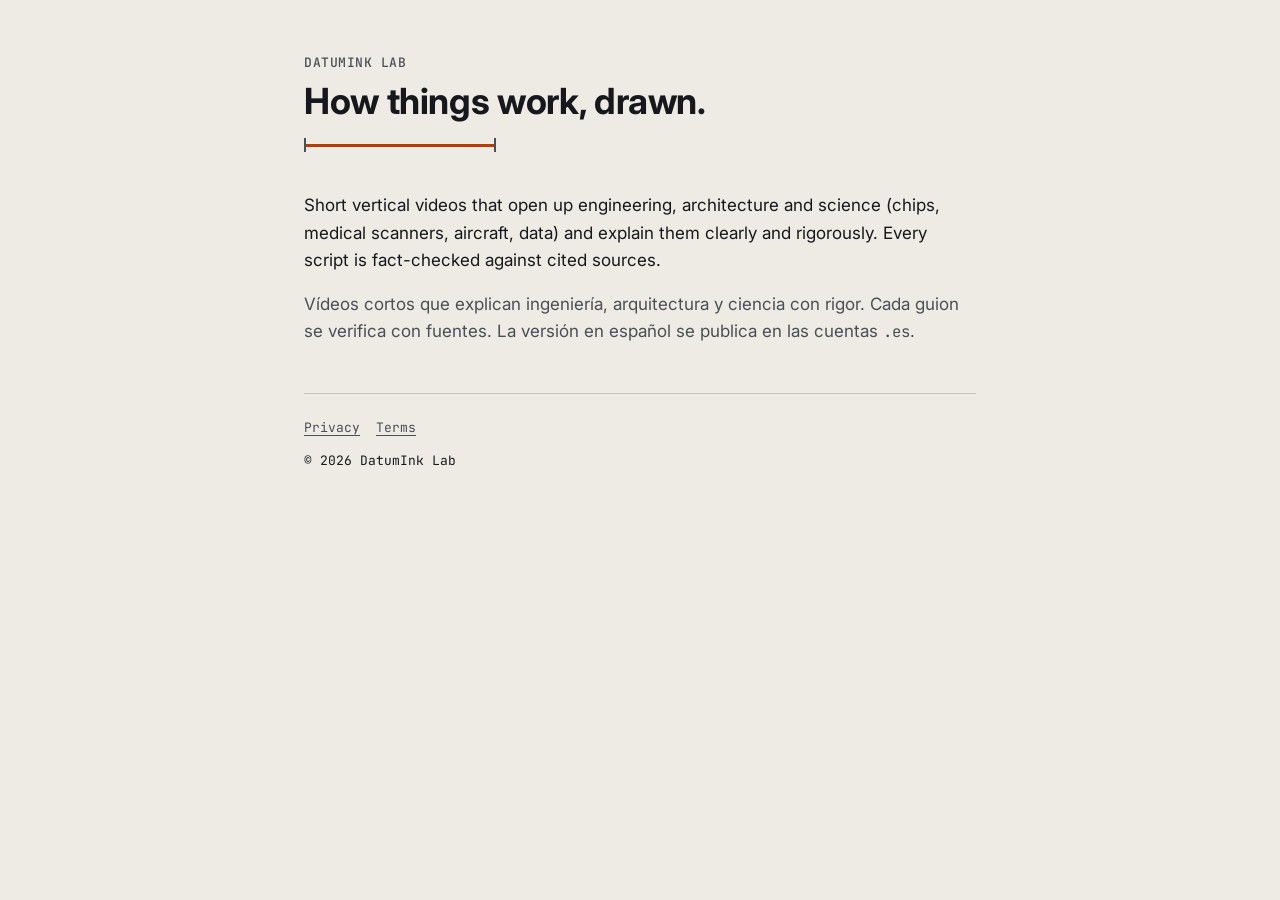
<file: index.html>
<!doctype html>
<html lang="en">
<head>
  <meta charset="utf-8">
  <meta name="viewport" content="width=device-width, initial-scale=1">
  <title>DatumInk Lab</title>
  <meta name="description" content="How things work, drawn: engineering, architecture and science explained in short vertical videos.">
  <link rel="preconnect" href="https://fonts.googleapis.com">
  <link rel="preconnect" href="https://fonts.gstatic.com" crossorigin>
  <link href="https://fonts.googleapis.com/css2?family=Inter:wght@400;650&family=JetBrains+Mono:wght@500&display=swap" rel="stylesheet">
  <link rel="stylesheet" href="style.css">
</head>
<body>
  <header>
    <div class="mark">DatumInk Lab</div>
    <h1>How things work, drawn.</h1>
    <div class="cota" aria-hidden="true"><span></span></div>
  </header>
  <p>Short vertical videos that open up engineering, architecture and science (chips, medical scanners,
    aircraft, data) and explain them clearly and rigorously. Every script is fact-checked against cited sources.</p>
  <p class="muted">Vídeos cortos que explican ingeniería, arquitectura y ciencia con rigor. Cada guion se
    verifica con fuentes. La versión en español se publica en las cuentas <code>.es</code>.</p>
  <hr>
  <footer>
    <nav><a href="privacy.html">Privacy</a><a href="terms.html">Terms</a></nav>
    <p>© 2026 DatumInk Lab</p>
  </footer>
</body>
</html>
</file>
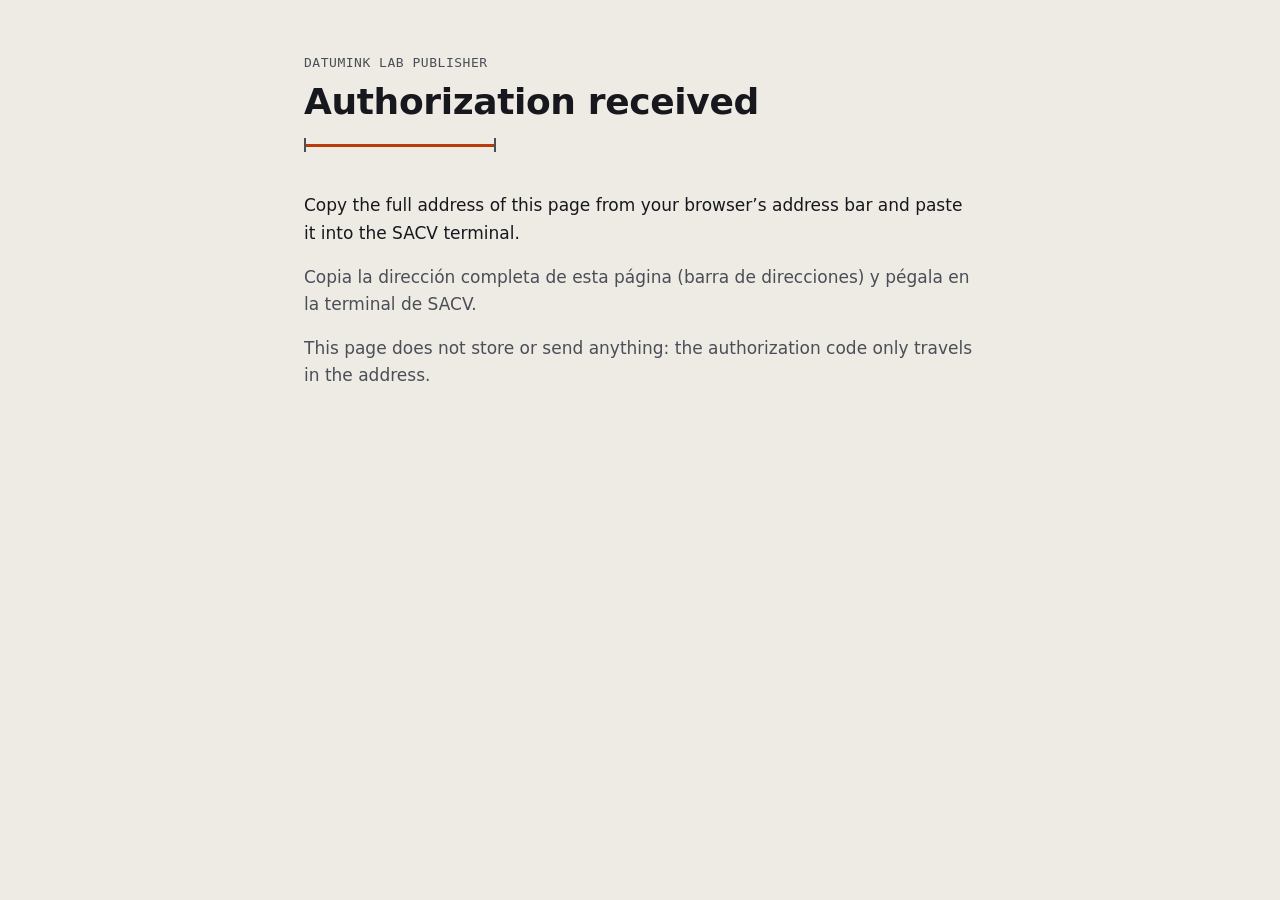
<file: callback.html>
<!doctype html>
<html lang="en">
<head>
  <meta charset="utf-8">
  <meta name="viewport" content="width=device-width, initial-scale=1">
  <meta name="robots" content="noindex">
  <title>Authorization received · DatumInk Lab</title>
  <link rel="stylesheet" href="style.css">
</head>
<body>
  <header>
    <div class="mark">DatumInk Lab Publisher</div>
    <h1>Authorization received</h1>
    <div class="cota" aria-hidden="true"><span></span></div>
  </header>
  <p>Copy the full address of this page from your browser’s address bar and paste it into the SACV terminal.</p>
  <p class="muted">Copia la dirección completa de esta página (barra de direcciones) y pégala en la terminal de SACV.</p>
  <p class="muted">This page does not store or send anything: the authorization code only travels in the address.</p>
</body>
</html>
</file>
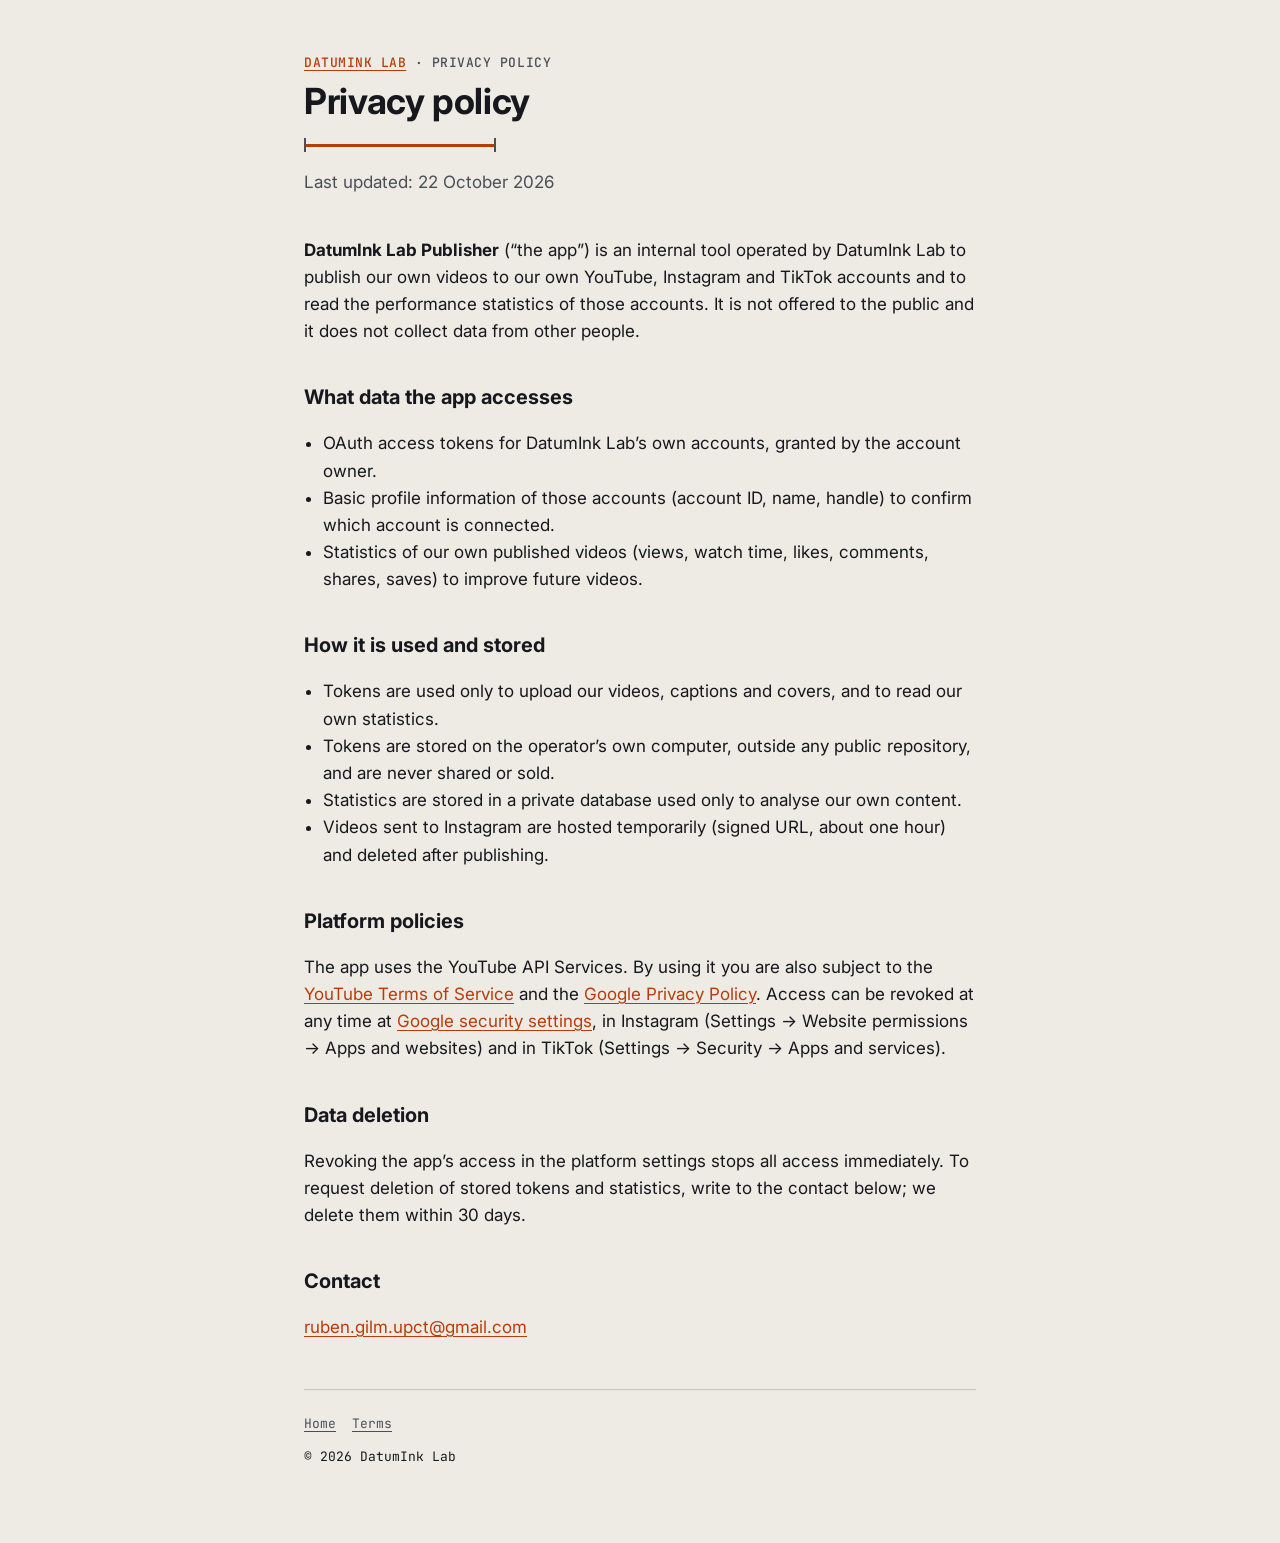
<file: privacy.html>
<!doctype html>
<html lang="en">
<head>
  <meta charset="utf-8">
  <meta name="viewport" content="width=device-width, initial-scale=1">
  <title>Privacy · DatumInk Lab</title>
  <link rel="preconnect" href="https://fonts.googleapis.com">
  <link rel="preconnect" href="https://fonts.gstatic.com" crossorigin>
  <link href="https://fonts.googleapis.com/css2?family=Inter:wght@400;650&family=JetBrains+Mono:wght@500&display=swap" rel="stylesheet">
  <link rel="stylesheet" href="style.css">
</head>
<body>
  <header>
    <div class="mark"><a href="index.html">DatumInk Lab</a> · Privacy policy</div>
    <h1>Privacy policy</h1>
    <div class="cota" aria-hidden="true"><span></span></div>
    <p class="muted">Last updated: 22 October 2026</p>
  </header>

  <p><strong>DatumInk Lab Publisher</strong> (“the app”) is an internal tool operated by DatumInk Lab to publish
    our own videos to our own YouTube, Instagram and TikTok accounts and to read the performance statistics of
    those accounts. It is not offered to the public and it does not collect data from other people.</p>

  <h2>What data the app accesses</h2>
  <ul>
    <li>OAuth access tokens for DatumInk Lab’s own accounts, granted by the account owner.</li>
    <li>Basic profile information of those accounts (account ID, name, handle) to confirm which account is connected.</li>
    <li>Statistics of our own published videos (views, watch time, likes, comments, shares, saves) to improve future videos.</li>
  </ul>

  <h2>How it is used and stored</h2>
  <ul>
    <li>Tokens are used only to upload our videos, captions and covers, and to read our own statistics.</li>
    <li>Tokens are stored on the operator’s own computer, outside any public repository, and are never shared or sold.</li>
    <li>Statistics are stored in a private database used only to analyse our own content.</li>
    <li>Videos sent to Instagram are hosted temporarily (signed URL, about one hour) and deleted after publishing.</li>
  </ul>

  <h2>Platform policies</h2>
  <p>The app uses the YouTube API Services. By using it you are also subject to the
    <a href="https://www.youtube.com/t/terms">YouTube Terms of Service</a> and the
    <a href="https://policies.google.com/privacy">Google Privacy Policy</a>. Access can be revoked at any time at
    <a href="https://security.google.com/settings/security/permissions">Google security settings</a>, in Instagram
    (Settings → Website permissions → Apps and websites) and in TikTok (Settings → Security → Apps and services).</p>

  <h2>Data deletion</h2>
  <p>Revoking the app’s access in the platform settings stops all access immediately. To request deletion of stored
    tokens and statistics, write to the contact below; we delete them within 30 days.</p>

  <h2>Contact</h2>
  <p><a href="mailto:ruben.gilm.upct@gmail.com">ruben.gilm.upct@gmail.com</a></p>

  <hr>
  <footer>
    <nav><a href="index.html">Home</a><a href="terms.html">Terms</a></nav>
    <p>© 2026 DatumInk Lab</p>
  </footer>
</body>
</html>
</file>
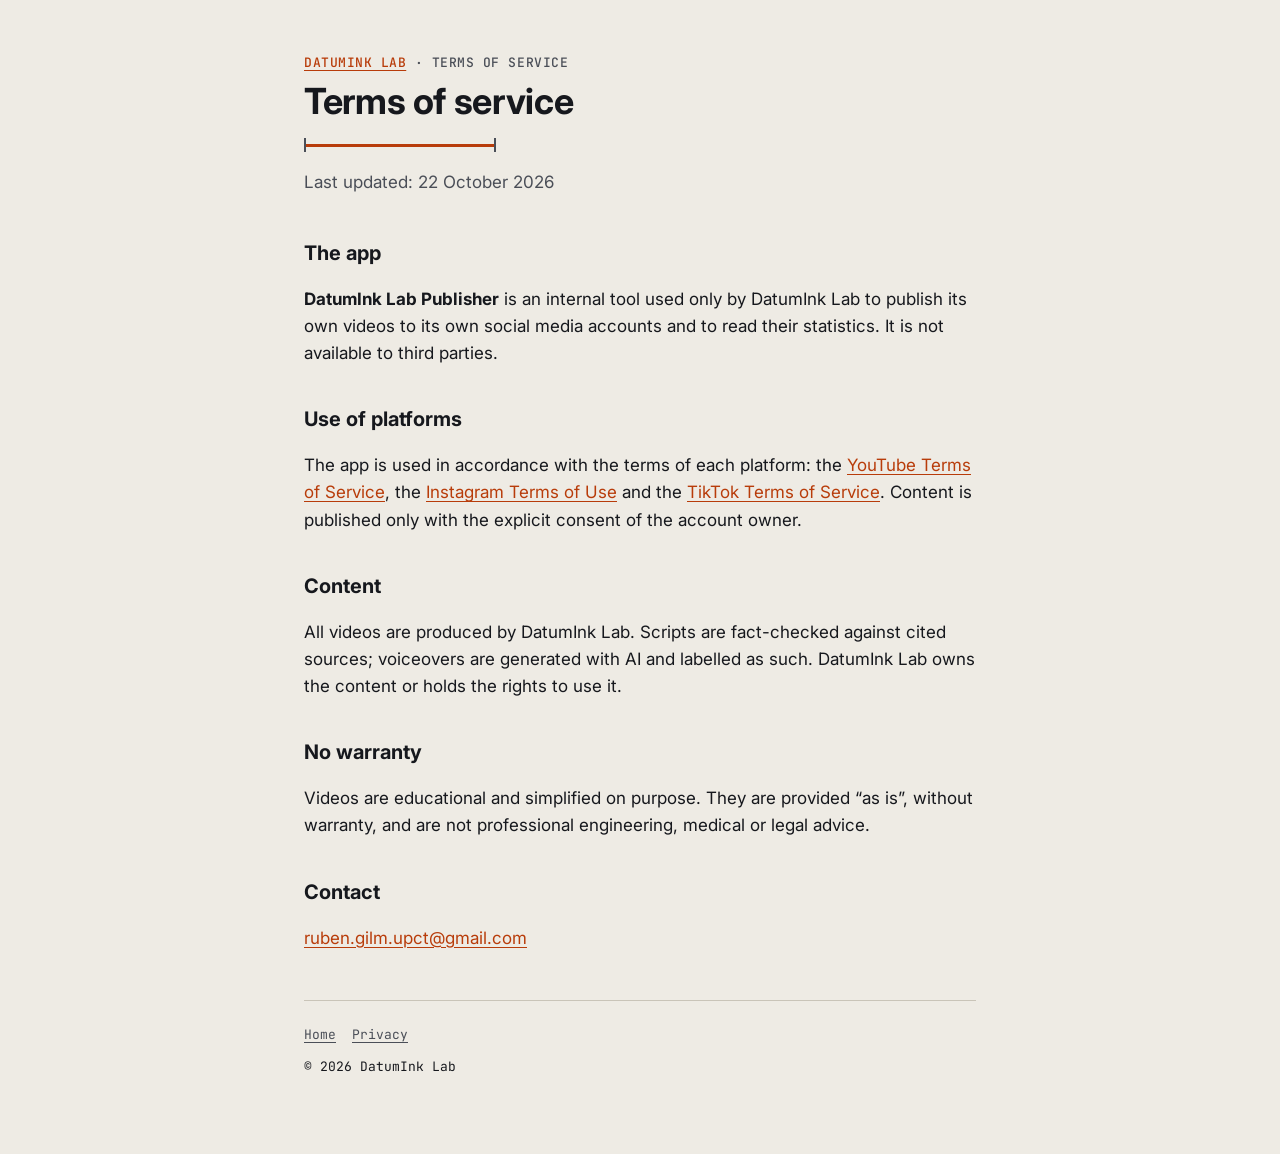
<file: terms.html>
<!doctype html>
<html lang="en">
<head>
  <meta charset="utf-8">
  <meta name="viewport" content="width=device-width, initial-scale=1">
  <title>Terms · DatumInk Lab</title>
  <link rel="preconnect" href="https://fonts.googleapis.com">
  <link rel="preconnect" href="https://fonts.gstatic.com" crossorigin>
  <link href="https://fonts.googleapis.com/css2?family=Inter:wght@400;650&family=JetBrains+Mono:wght@500&display=swap" rel="stylesheet">
  <link rel="stylesheet" href="style.css">
</head>
<body>
  <header>
    <div class="mark"><a href="index.html">DatumInk Lab</a> · Terms of service</div>
    <h1>Terms of service</h1>
    <div class="cota" aria-hidden="true"><span></span></div>
    <p class="muted">Last updated: 22 October 2026</p>
  </header>

  <h2>The app</h2>
  <p><strong>DatumInk Lab Publisher</strong> is an internal tool used only by DatumInk Lab to publish its own
    videos to its own social media accounts and to read their statistics. It is not available to third parties.</p>

  <h2>Use of platforms</h2>
  <p>The app is used in accordance with the terms of each platform: the
    <a href="https://www.youtube.com/t/terms">YouTube Terms of Service</a>, the
    <a href="https://help.instagram.com/581066165581870">Instagram Terms of Use</a> and the
    <a href="https://www.tiktok.com/legal/page/global/terms-of-service/en">TikTok Terms of Service</a>.
    Content is published only with the explicit consent of the account owner.</p>

  <h2>Content</h2>
  <p>All videos are produced by DatumInk Lab. Scripts are fact-checked against cited sources; voiceovers are
    generated with AI and labelled as such. DatumInk Lab owns the content or holds the rights to use it.</p>

  <h2>No warranty</h2>
  <p>Videos are educational and simplified on purpose. They are provided “as is”, without warranty, and are not
    professional engineering, medical or legal advice.</p>

  <h2>Contact</h2>
  <p><a href="mailto:ruben.gilm.upct@gmail.com">ruben.gilm.upct@gmail.com</a></p>

  <hr>
  <footer>
    <nav><a href="index.html">Home</a><a href="privacy.html">Privacy</a></nav>
    <p>© 2026 DatumInk Lab</p>
  </footer>
</body>
</html>
</file>
<file: style.css>
/* DatumInk Lab · identidad «papel técnico» (misma paleta que los vídeos: config/brand.yaml) */
:root {
  --paper: #EEEBE4;
  --ink: #16181D;
  --ink2: #4A4E57;
  --accent: #B83C0A;
  --rule: #C9C4B8;
}
* { box-sizing: border-box; }
html { background: var(--paper); }
body {
  margin: 0 auto;
  max-width: 44rem;
  padding: 3.5rem 1rem 4rem;
  color: var(--ink);
  background: var(--paper);
  font: 400 1.0625rem/1.6 "Inter", system-ui, -apple-system, "Segoe UI", sans-serif;
}
header { margin-bottom: 2.5rem; }
.mark {
  font: 500 0.8125rem/1 "JetBrains Mono", ui-monospace, monospace;
  letter-spacing: 0.04em;
  color: var(--ink2);
  text-transform: uppercase;
}
h1 { font-size: 2.25rem; line-height: 1.15; margin: 0.75rem 0 0.5rem; letter-spacing: -0.01em; }
h2 { font-size: 1.25rem; margin: 2.25rem 0 0.5rem; }
/* La «cota»: línea de acotación bajo el título, el recurso distintivo de la marca */
.cota { display: flex; align-items: center; width: 12rem; margin: 1rem 0 0; }
.cota::before, .cota::after { content: ""; width: 2px; height: 14px; background: var(--ink2); }
.cota span { flex: 1; height: 3px; background: var(--accent); }
p, li { color: var(--ink); }
.muted { color: var(--ink2); }
a { color: var(--accent); text-underline-offset: 3px; }
ul { padding-left: 1.2rem; }
hr { border: 0; border-top: 1px solid var(--rule); margin: 3rem 0 1.5rem; }
footer { font: 400 0.8125rem/1.5 "JetBrains Mono", ui-monospace, monospace; color: var(--ink2); }
footer a { color: var(--ink2); }
nav a { margin-right: 1rem; }
code { font-family: "JetBrains Mono", ui-monospace, monospace; font-size: 0.92em; }
</file>
